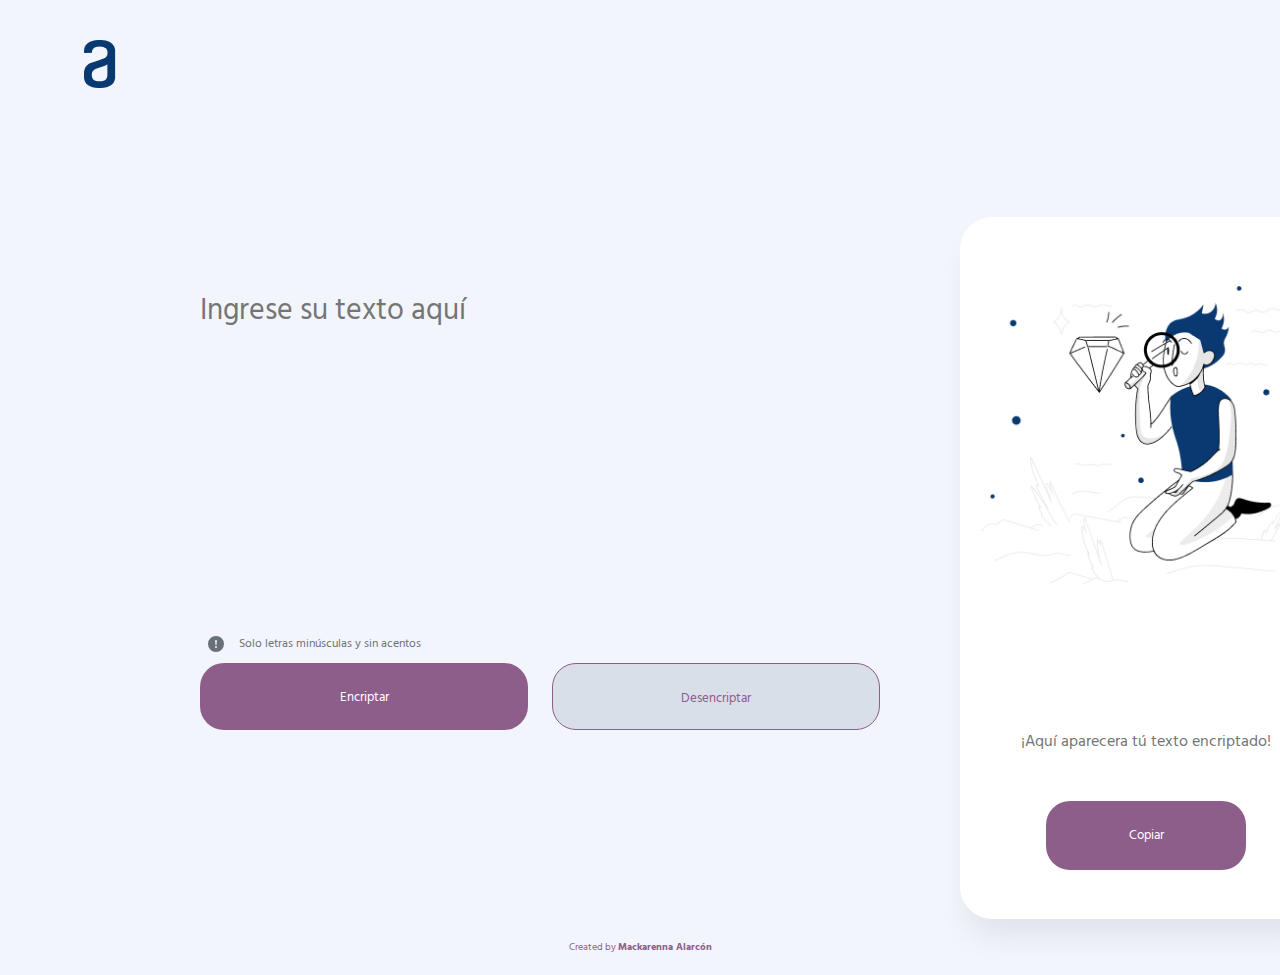
<file: index.html>
<!DOCTYPE html>
<html lang="es">
<head>
    <meta charset="UTF-8">
    <meta name="viewport" content="width=device-width, initial-scale=1.0">
    <title>Encriptador de texto</title>
    <link rel="stylesheet" href="style.css">
    <link rel="preconnect" href="https://fonts.googleapis.com">
    <link rel="preconnect" href="https://fonts.gstatic.com" crossorigin>
    <link href="https://fonts.googleapis.com/css2?family=Hind&display=swap" rel="stylesheet">
</head>
<body>
    <header>
        <img class="imagenLogo" src="img/Logo.png" rel="imagen-logo">
    </header>
    <main>
        <section class="container-1">
            <textarea id="cuadroTexto" placeholder="Ingrese su texto aquí"></textarea>
            <div class="alerta">
                <svg xmlns="http://www.w3.org/2000/svg" width="16" height="16" fill="currentColor" class="bi bi-exclamation-circle-fill" viewBox="0 0 16 16">
                    <path d="M16 8A8 8 0 1 1 0 8a8 8 0 0 1 16 0M8 4a.905.905 0 0 0-.9.995l.35 3.507a.552.552 0 0 0 1.1 0l.35-3.507A.905.905 0 0 0 8 4m.002 6a1 1 0 1 0 0 2 1 1 0 0 0 0-2"/>
                </svg>
                <p>Solo letras minúsculas y sin acentos</p>
            </div>
            <div class="selector">
                <button onclick="btnencriptar()">Encriptar</button>
                <button onclick="btnDesencriptar()">Desencriptar</button>
            </div>
        </section>
        <section class="container-2">
            <div id="imagen">
                <img src="img/Muñeco.png">
            </div>
            <div class="mensaje_oculto">
                <textarea id="mensaje" placeholder="¡Aquí aparecera tú texto encriptado!"></textarea>
                <button id="btncopiar">Copiar</button>
            </div>
        </section>
    </main>
    <footer>
        <p>Created by <strong>Mackarenna Alarcón</strong></p>
    </footer>
    <script src="app.js"></script>
</body>
</html>
</file>
<file: style.css>
*{
    padding: 0;
    margin: 0;
    border: 0;
    background: #F3F5FC;
    font-family: "Hind", sans-serif;
}

.imagenLogo {
    width: 120px;
    height: 48px;
    margin-top: 40px;
    margin-left: 40px;
}

#cuadroTexto {
    width: 577px;
    height: 48px;
    line-height: 48px;
    font-size: 30px;
    color: #0A3871;
    resize: none;
}

main {
    display: flex;
    align-items: center;
    justify-content: space-around;
}

.container-1 {
    display: flex;
    flex-direction: column;
    margin-left: 200px;
    justify-content: space-around;
}

.alerta {
    display: flex;
    align-items: center;
    justify-content: space-around;
    width: 229px;
    height: 18px;
    margin-top: 300px;
    color: #495057;
    font-size: 12px;
    line-height: 18px;
    opacity: 80%;
}

.selector {
    display: flex;
    margin-top: 10px;
    margin-right: 80px;
    width: 680px;
    height: 67px;
    border-radius: 24px;
    justify-content: space-between;
}

.selector :first-child {
    background: #8d5e89;
    color: white;
    width: 328px;
    padding: 24px;
    border-radius: 24px;
}

.selector :last-child {
    background: #D8DFE8;
    color: #8d5e89;
    border: 1px solid #8d5e89;
    width: 328px;
    padding: 24px;
    border-radius: 24px;
}

.container-2 {
    width: 400px;
    height: 700px;
    margin-right: 80px;
    margin-top: 120px;
    background: #FFFFFF;
    border: 1px solid #FFFFFF;
    border-radius: 32px;
    box-shadow: 0px 24px 32px -8px #00000014;
    display: flex;
    flex-direction: column;
    justify-content: space-around;
    align-items: center;
}

#imagen {
    background: #FFFFFF;
}

#imagen img {
    width: 330px;
    padding: 20px;
    background: #FFFFFF;
}

.mensaje_oculto {
    display: flex;
    flex-direction: column;
    justify-content: space-around;
    align-items: center;
    background: #FFFFFF;
}

#mensaje {
    width: 330px;
    font-size: 16px;
    letter-spacing: 0em;
    text-align: center;
    background: #FFFFFF;
    color: #343A40;
    resize: none;
    margin-top: 20px;
}

.mensaje_oculto #btncopiar {
    background: #8d5e89;
    color: white;
    width: 200px;
    padding: 24px;
    border-radius: 24px;
    margin-top: 20px;
}

#btncopiar:hover {
    background: #D8DFE8;
    color: #8d5e89;
    border: 1px solid #8d5e89;
}

footer {
    text-align: center;
    font-size: 10px;
    color: #8d5e89;
    margin: 20px 0;
}
</file>
